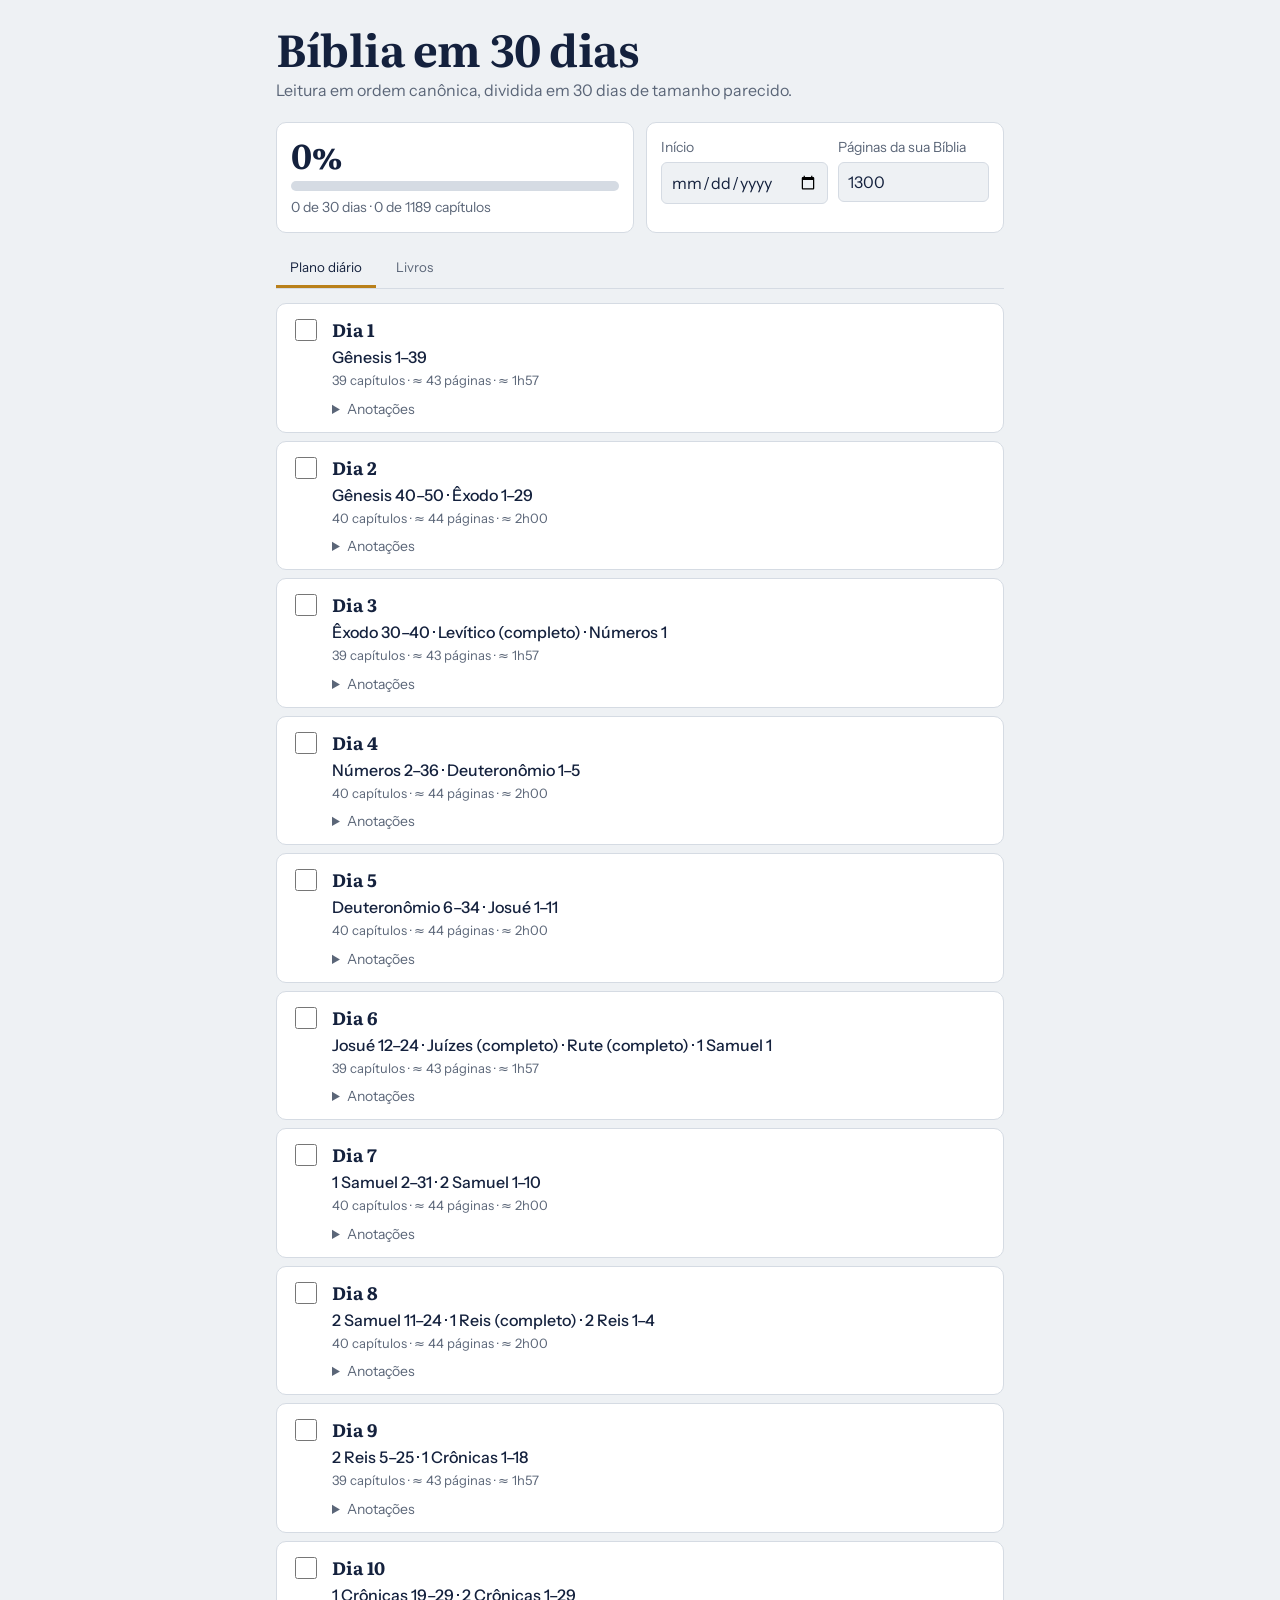
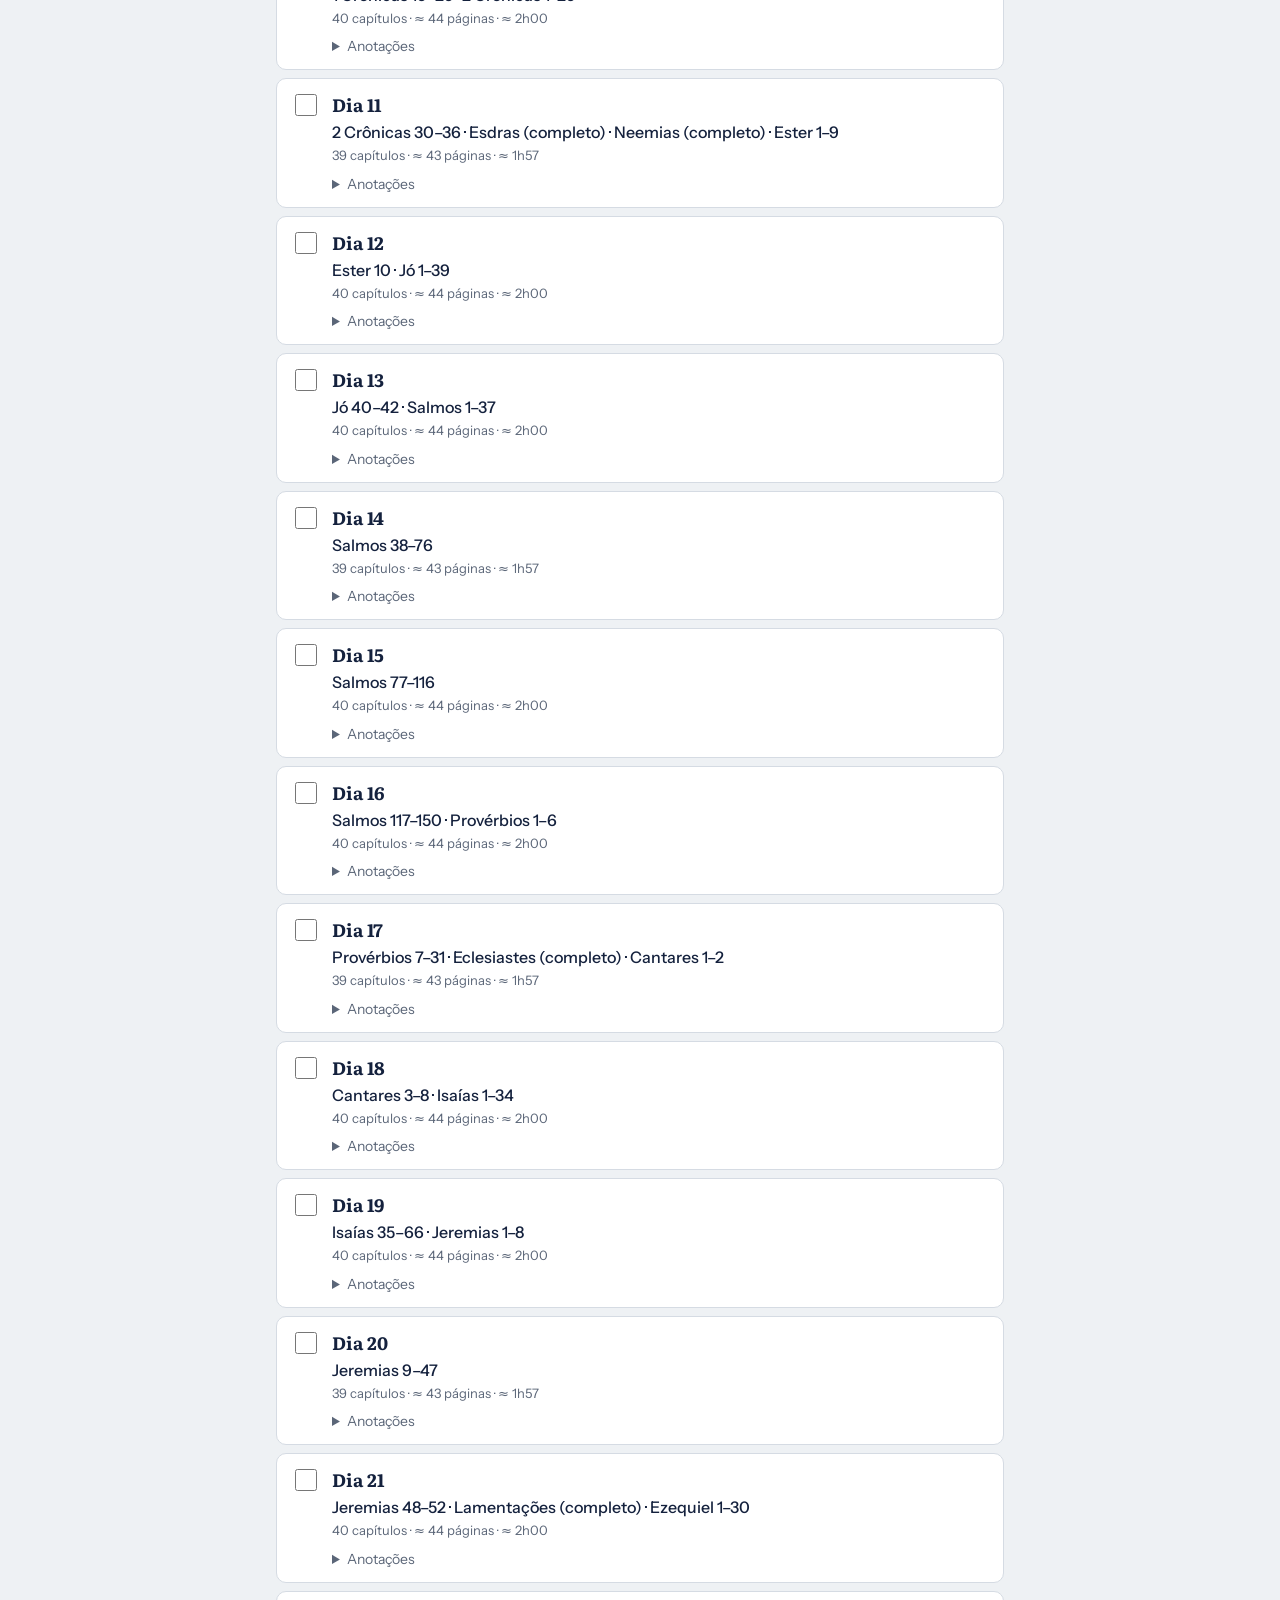
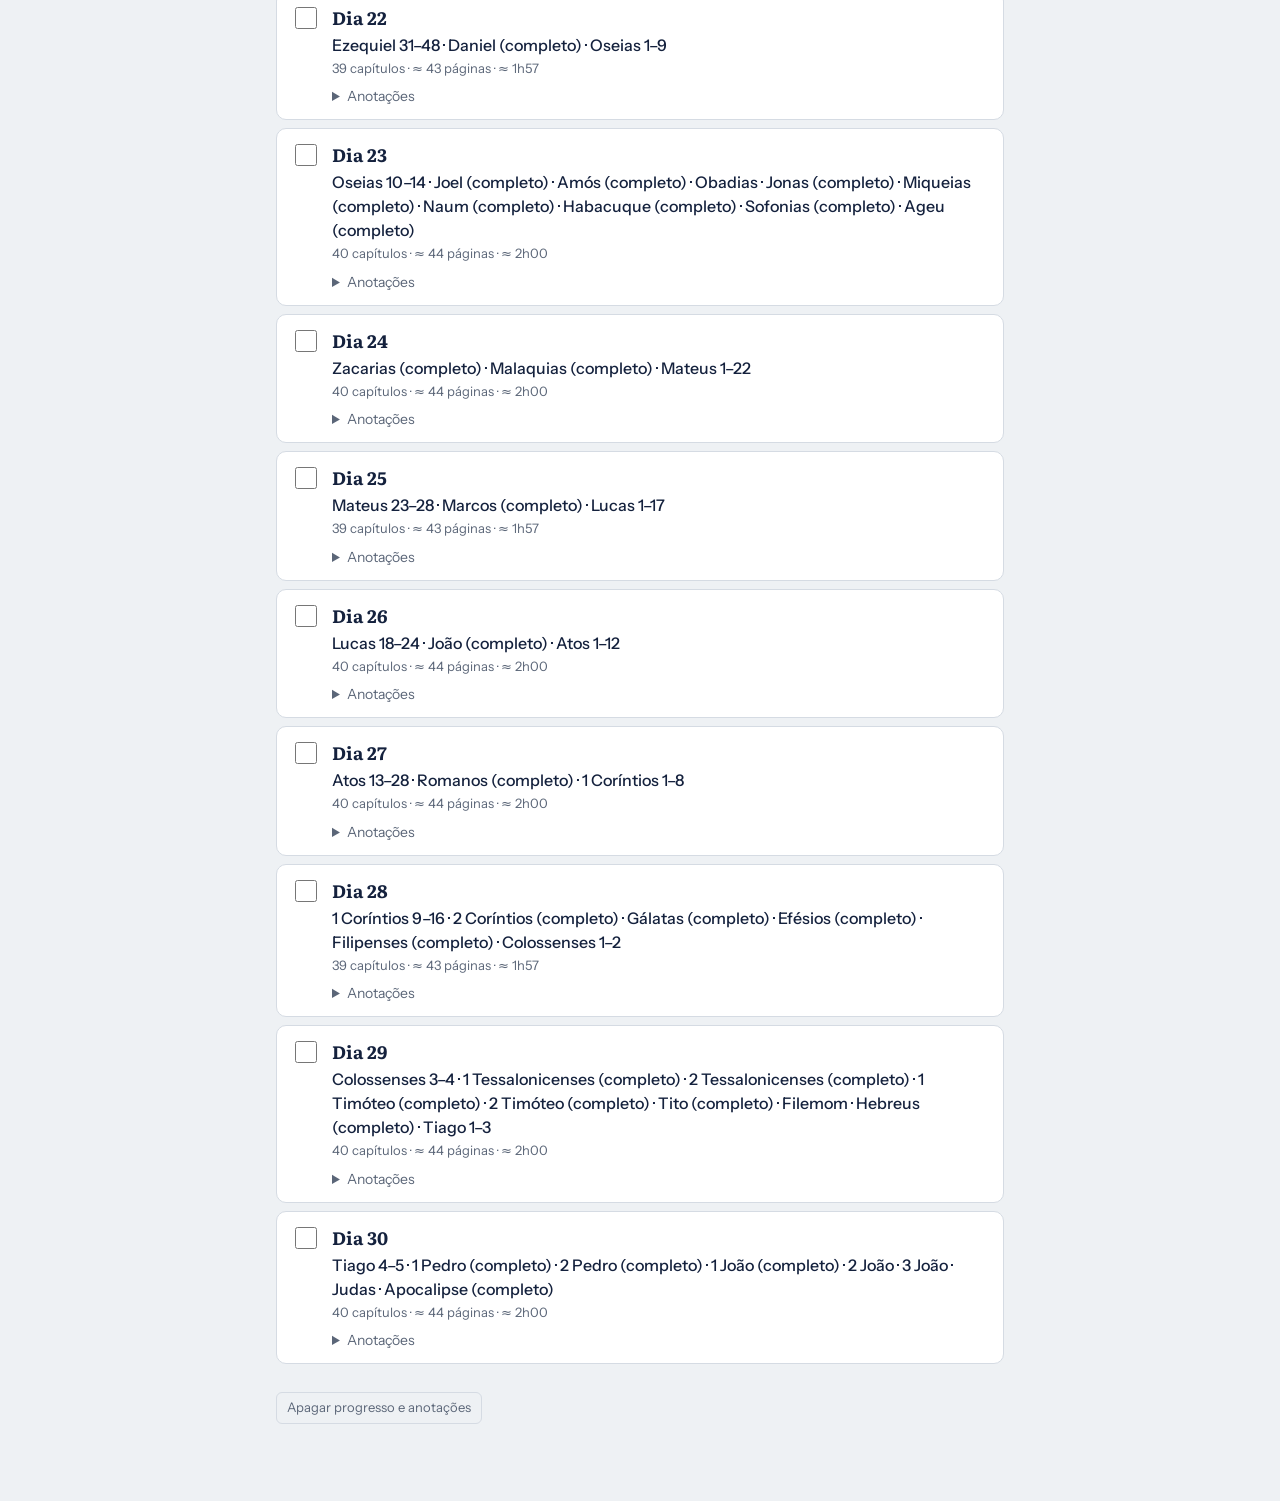
<file: index.html>
<!DOCTYPE html>
<html lang="pt-BR">
<head>
<meta charset="utf-8">
<meta name="viewport" content="width=device-width, initial-scale=1, viewport-fit=cover">
<title>Bíblia em 30 dias</title>
<link rel="preconnect" href="https://fonts.googleapis.com">
<link href="https://fonts.googleapis.com/css2?family=Literata:opsz,wght@7..72,500;7..72,700&family=Instrument+Sans:wght@400;500;600&display=swap" rel="stylesheet">
<link rel="stylesheet" href="style.css">
</head>
<body>
<main>
<h1>Bíblia em 30 dias</h1>
<p class="sub">Leitura em ordem canônica, dividida em 30 dias de tamanho parecido.</p>
<section class="top">
  <div class="box"><div class="big" id="pct">0%</div><div class="bar"><i id="fill"></i></div><div class="stat" id="stat"></div></div>
  <div class="box cfg">
    <div><label for="start">Início</label><input type="date" id="start"></div>
    <div><label for="pages">Páginas da sua Bíblia</label><input type="number" id="pages" min="300" max="4000" value="1300"></div>
  </div>
</section>
<div id="pace"></div>
<div class="tabs" role="tablist">
  <button role="tab" id="t1" aria-selected="true">Plano diário</button>
  <button role="tab" id="t2" aria-selected="false">Livros</button>
</div>
<section id="plan"></section>
<section id="books" hidden></section>
<p class="rst"><button id="reset">Apagar progresso e anotações</button></p>
</main>
<script src="script.js"></script>
</body>
</html>
</file>
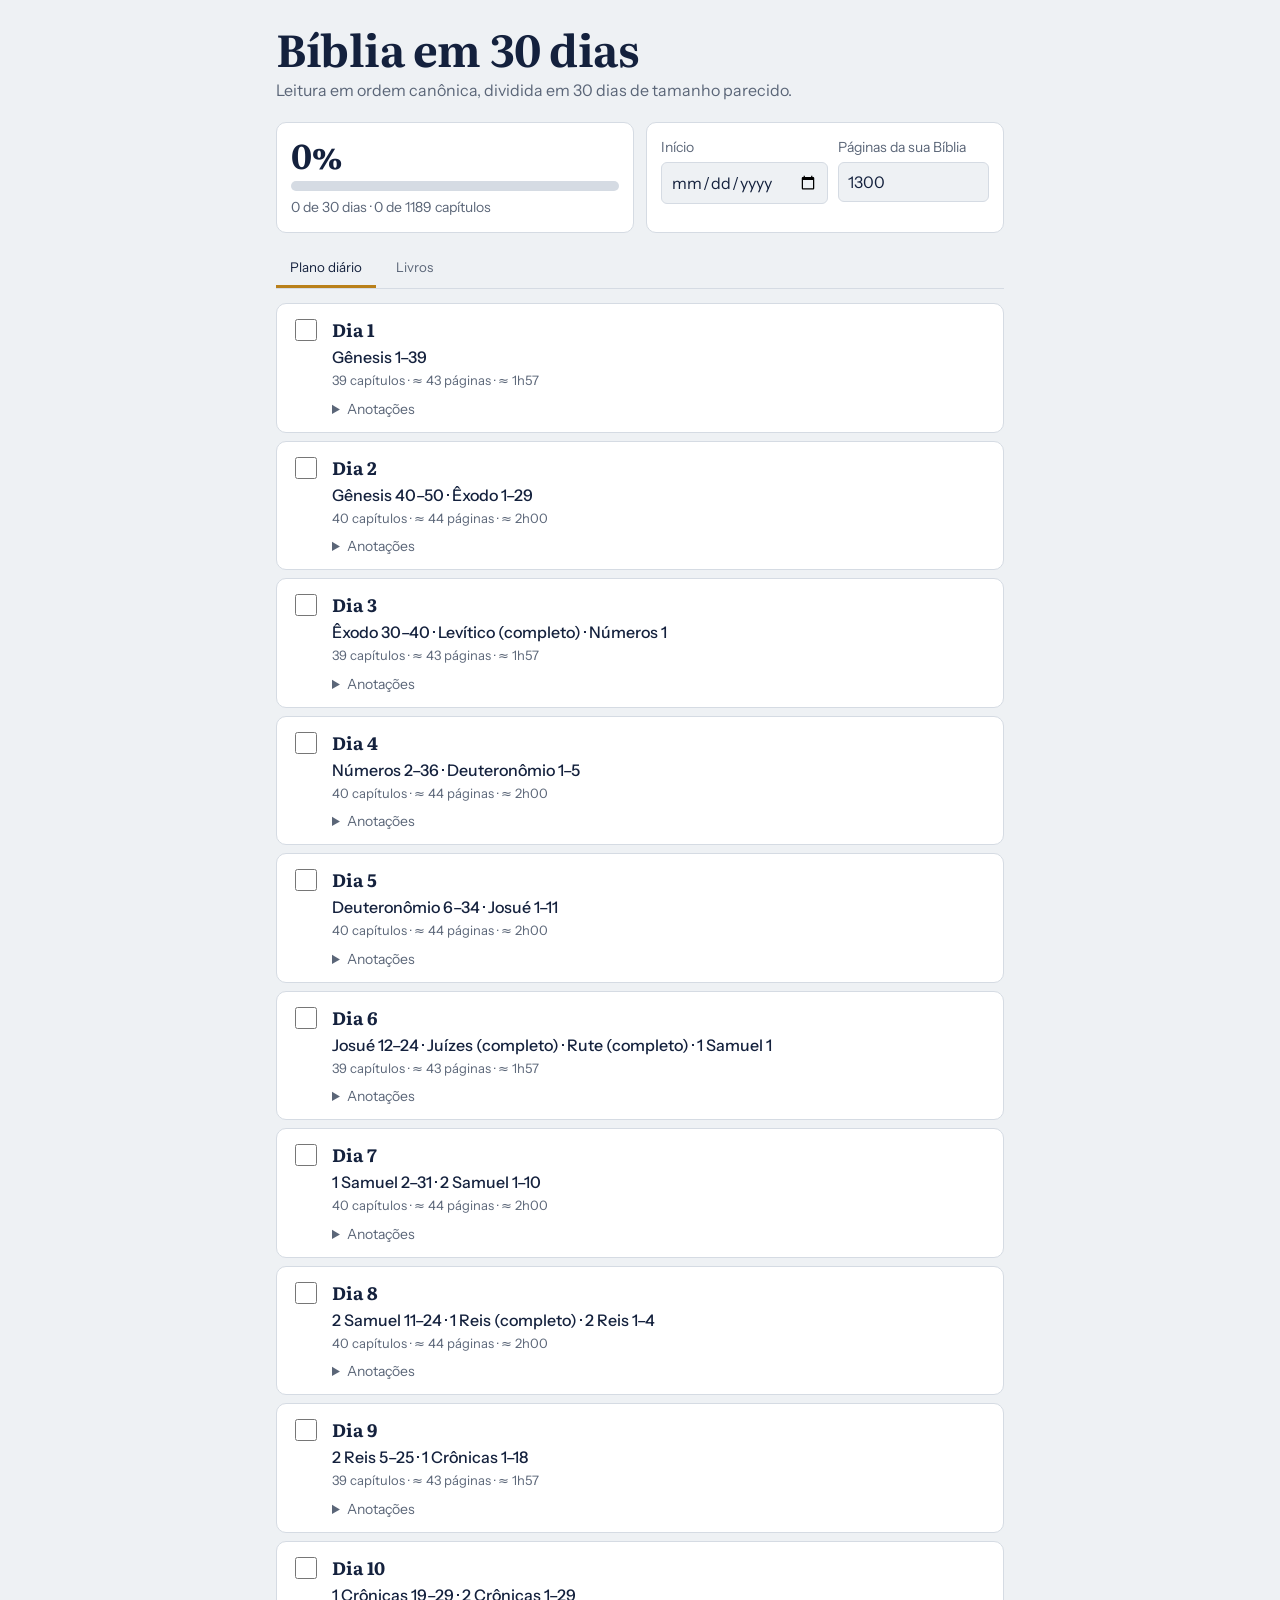
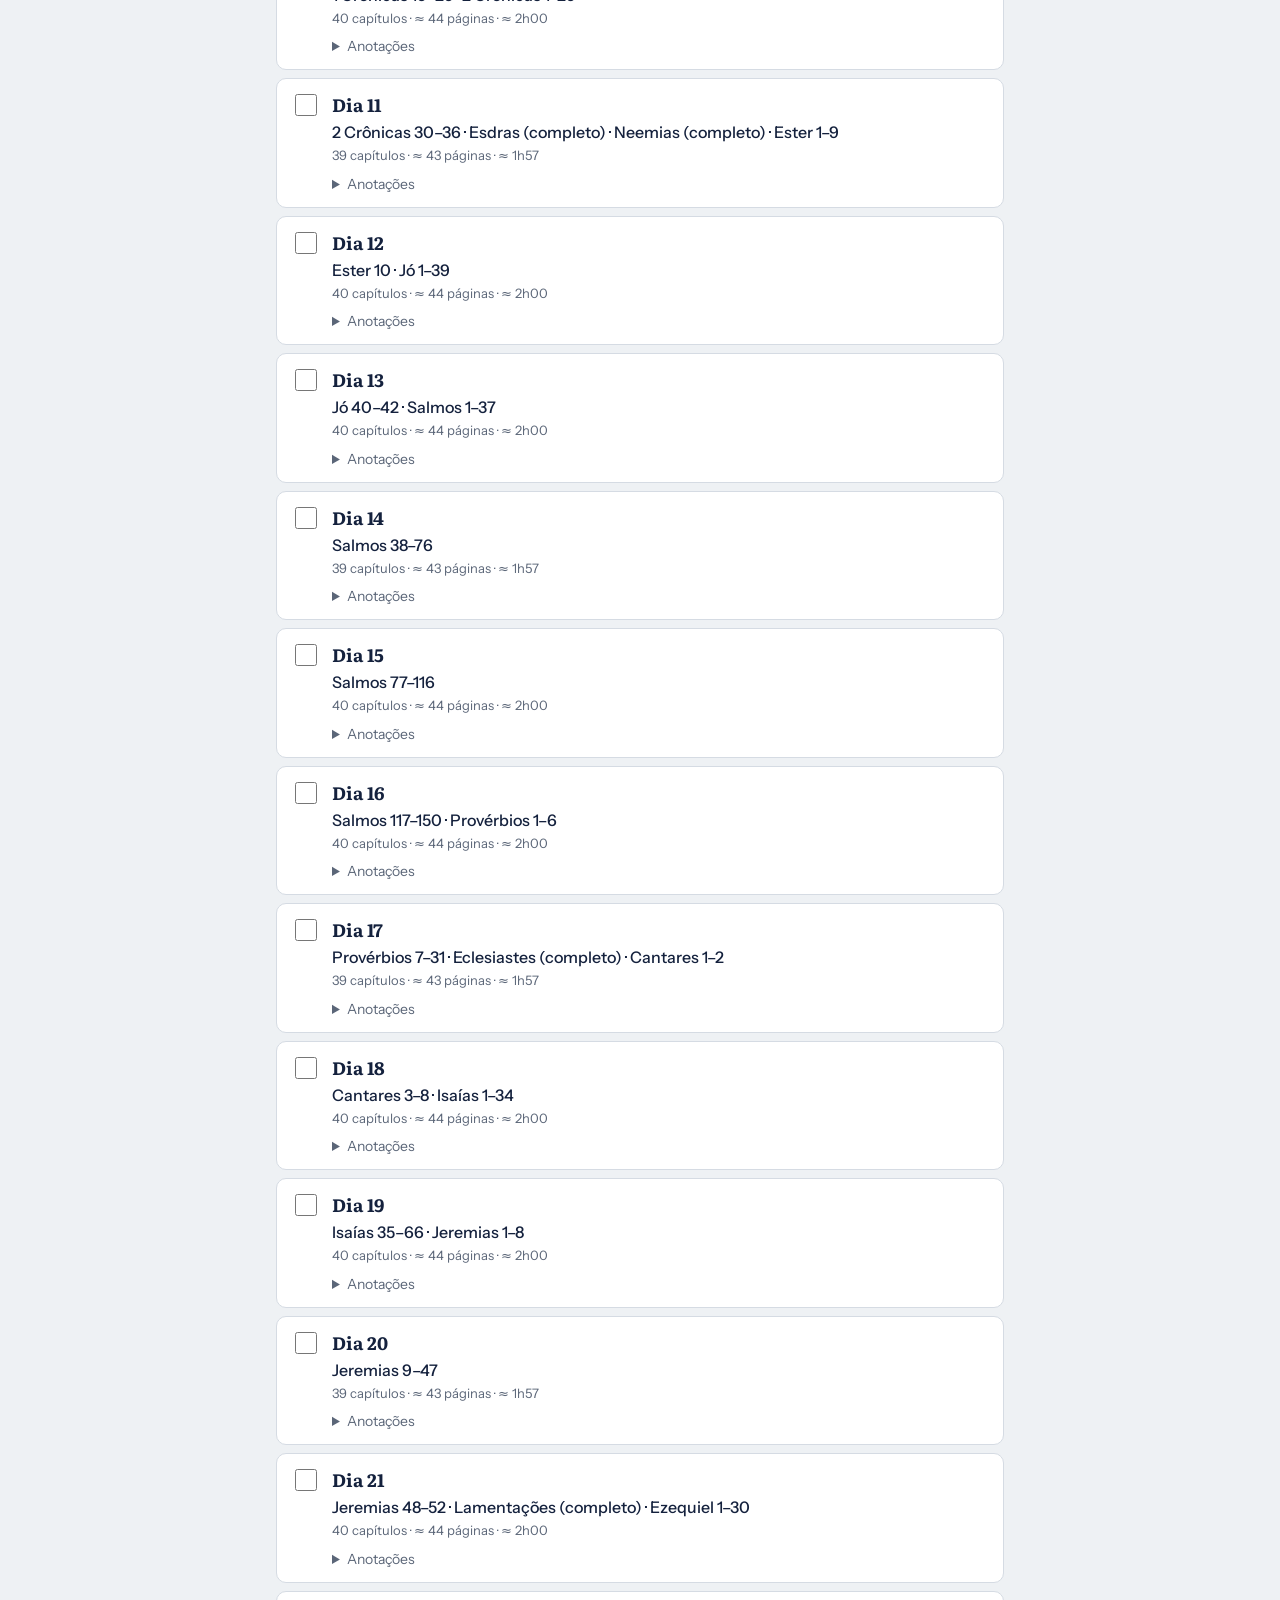
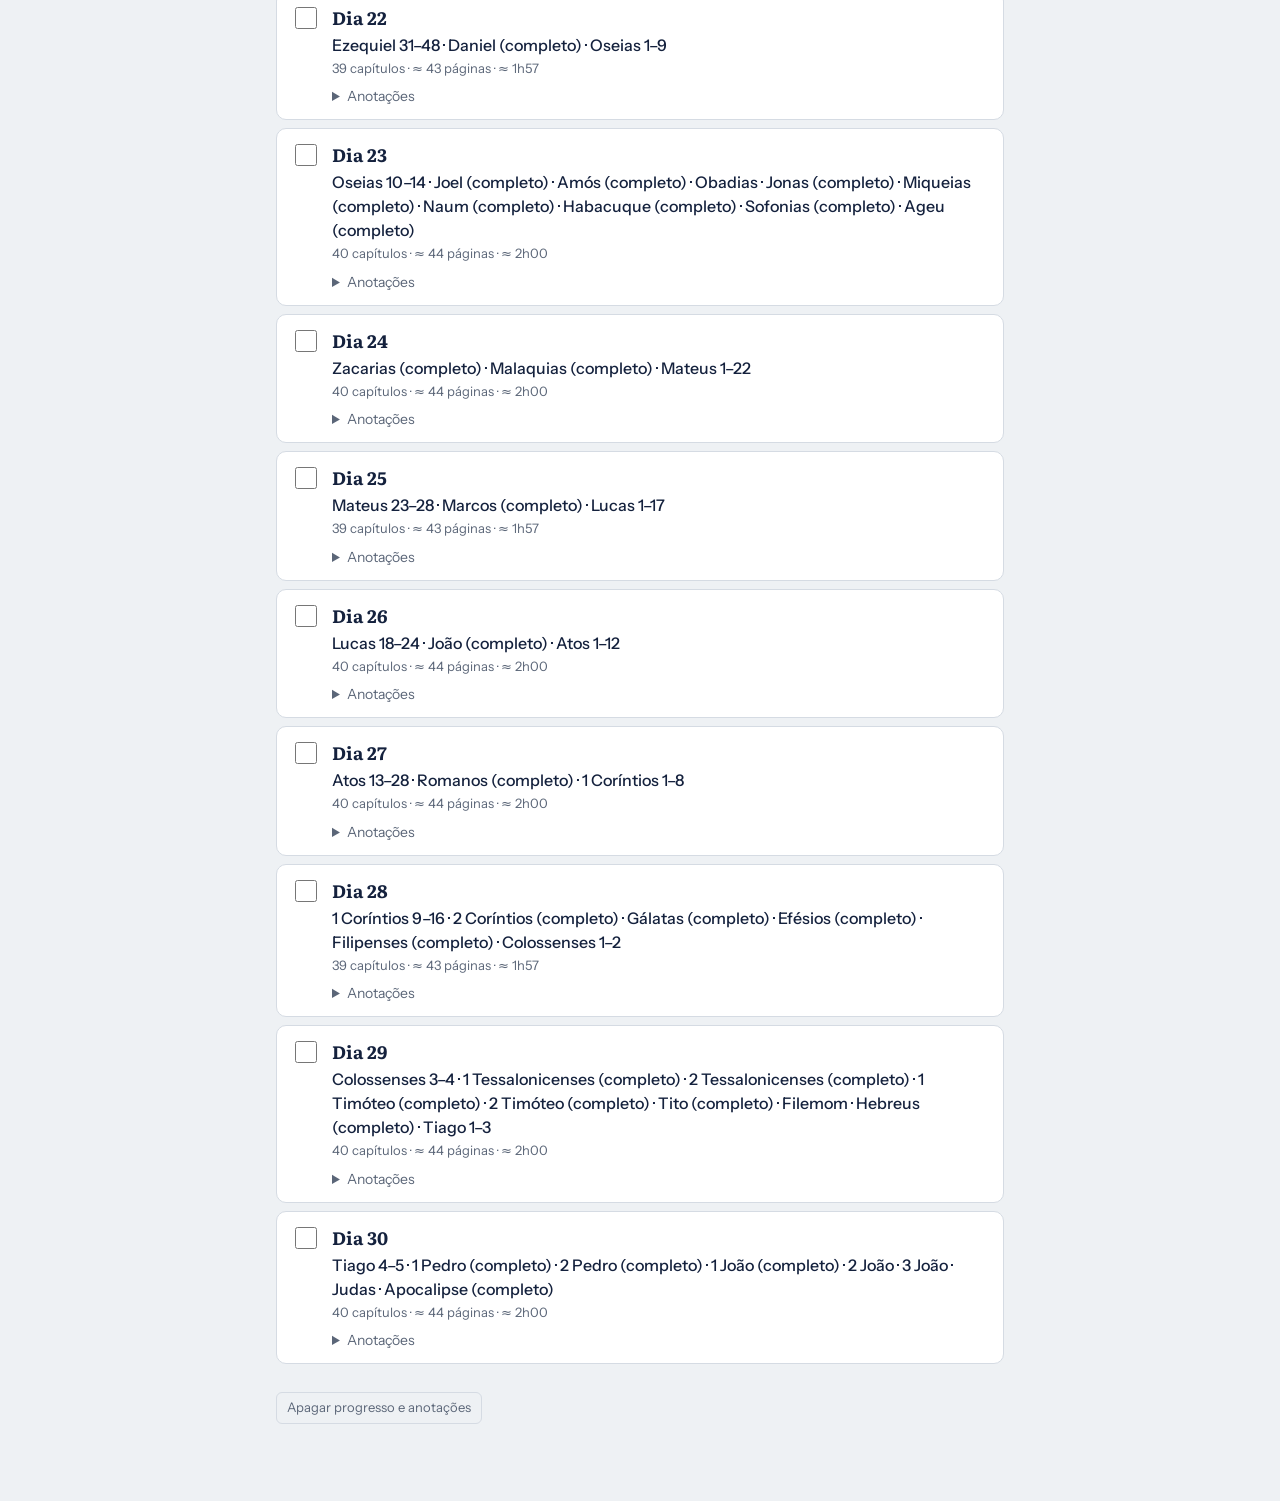
<file: biblia-30-dias.html>
<!DOCTYPE html>
<html lang="pt-BR">
<head>
<meta charset="utf-8">
<meta name="viewport" content="width=device-width, initial-scale=1, viewport-fit=cover">
<title>Bíblia em 30 dias</title>
<link rel="preconnect" href="https://fonts.googleapis.com">
<link href="https://fonts.googleapis.com/css2?family=Literata:opsz,wght@7..72,500;7..72,700&family=Instrument+Sans:wght@400;500;600&display=swap" rel="stylesheet">
<style>
:root{--bg:#eef1f4;--panel:#fff;--ink:#14213d;--mute:#5b6678;--line:#d5dbe3;--gold:#b9801a;--ok:#2e6b4f;--okbg:#e2f0e8;--hl:#fff6df;
box-sizing:border-box;padding-top:env(safe-area-inset-top,0px);padding-bottom:env(safe-area-inset-bottom,0px);color-scheme:light}
@media (prefers-color-scheme:dark){:root:not([data-theme="light"]){--bg:#0f1524;--panel:#182036;--ink:#e8ecf4;--mute:#9aa6bd;--line:#2b3550;--gold:#e0a93f;--ok:#6fc79a;--okbg:#1b3329;--hl:#2d2814;color-scheme:dark}}
:root[data-theme="dark"]{--bg:#0f1524;--panel:#182036;--ink:#e8ecf4;--mute:#9aa6bd;--line:#2b3550;--gold:#e0a93f;--ok:#6fc79a;--okbg:#1b3329;--hl:#2d2814;color-scheme:dark}
html{scroll-padding-top:env(safe-area-inset-top,0px)}
*,*::before,*::after{box-sizing:border-box}
body{margin:0;background:var(--bg);color:var(--ink);font:400 16px/1.5 "Instrument Sans",system-ui,sans-serif}
main{max-width:760px;margin:0 auto;padding:24px 16px 64px}
h1{font:700 clamp(30px,7vw,44px)/1.1 Literata,Georgia,serif;margin:0 0 6px;letter-spacing:-.01em}
.sub{color:var(--mute);margin:0 0 20px}
.top{display:grid;grid-template-columns:1fr 1fr;gap:12px;margin-bottom:16px}
@media(max-width:520px){.top{grid-template-columns:1fr}}
.box{background:var(--panel);border:1px solid var(--line);border-radius:10px;padding:14px}
.big{font:700 34px/1 Literata,Georgia,serif}
.bar{height:10px;background:var(--line);border-radius:5px;overflow:hidden;margin:10px 0 6px}
.bar i{display:block;height:100%;background:var(--gold);width:0;transition:width .4s}
.stat{color:var(--mute);font-size:14px}
label{font-size:14px;color:var(--mute);display:block;margin-bottom:4px}
input[type=number],input[type=date],textarea{font:inherit;color:var(--ink);background:var(--bg);border:1px solid var(--line);border-radius:6px;padding:7px 9px;width:100%}
.cfg{display:grid;grid-template-columns:1fr 1fr;gap:10px}
.msg{background:var(--hl);border:1px solid var(--gold);border-radius:10px;padding:12px 14px;margin-bottom:16px;font-size:15px}
.tabs{display:flex;gap:6px;margin:8px 0 14px;border-bottom:1px solid var(--line)}
.tabs button{font:600 15px inherit;font-family:inherit;background:none;border:0;border-bottom:3px solid transparent;padding:10px 14px;color:var(--mute);cursor:pointer}
.tabs button[aria-selected=true]{color:var(--ink);border-bottom-color:var(--gold)}
button:focus-visible,input:focus-visible,textarea:focus-visible,summary:focus-visible{outline:2px solid var(--gold);outline-offset:2px}
.day{background:var(--panel);border:1px solid var(--line);border-radius:10px;margin-bottom:8px;padding:12px 14px}
.day.done{background:var(--okbg);border-color:var(--ok)}
.day.today{border-color:var(--gold);border-width:2px}
.row{display:flex;gap:12px;align-items:flex-start}
.row input[type=checkbox]{width:22px;height:22px;margin-top:3px;accent-color:var(--ok);flex:none}
.dn{font:700 18px Literata,Georgia,serif}
.tag{font-size:12px;color:var(--gold);font-weight:600;margin-left:6px}
.segs{margin:2px 0;font-weight:500}
.meta{font-size:13px;color:var(--mute)}
details{margin-top:8px}
summary{cursor:pointer;font-size:14px;color:var(--mute)}
textarea{margin-top:6px;min-height:70px;resize:vertical}
.chips{display:flex;flex-wrap:wrap;gap:6px;margin-bottom:14px}
.chips button{font:500 14px inherit;font-family:inherit;border:1px solid var(--line);background:var(--panel);color:var(--ink);border-radius:999px;padding:6px 12px;cursor:pointer}
.chips button[aria-pressed=true]{background:var(--ink);color:var(--bg);border-color:var(--ink)}
.cat{font:700 18px Literata,Georgia,serif;margin:18px 0 6px}
.book{display:grid;grid-template-columns:1fr auto;gap:2px 12px;padding:9px 0;border-bottom:1px solid var(--line)}
.book .meta{grid-column:1}
.book .cnt{grid-row:1;grid-column:2;font-weight:600;text-align:right}
.book .mini{grid-column:1/3;height:5px;background:var(--line);border-radius:3px;overflow:hidden}
.book .mini i{display:block;height:100%;background:var(--ok)}
.rst{margin-top:28px;font-size:13px;color:var(--mute)}
.rst button{font:inherit;color:var(--mute);background:none;border:1px solid var(--line);border-radius:6px;padding:5px 10px;cursor:pointer}
</style>
</head>
<body>
<main>
<h1>Bíblia em 30 dias</h1>
<p class="sub">Leitura em ordem canônica, dividida em 30 dias de tamanho parecido.</p>
<section class="top">
  <div class="box"><div class="big" id="pct">0%</div><div class="bar"><i id="fill"></i></div><div class="stat" id="stat"></div></div>
  <div class="box cfg">
    <div><label for="start">Início</label><input type="date" id="start"></div>
    <div><label for="pages">Páginas da sua Bíblia</label><input type="number" id="pages" min="300" max="4000" value="1300"></div>
  </div>
</section>
<div id="pace"></div>
<div class="tabs" role="tablist">
  <button role="tab" id="t1" aria-selected="true">Plano diário</button>
  <button role="tab" id="t2" aria-selected="false">Livros</button>
</div>
<section id="plan"></section>
<section id="books" hidden></section>
<p class="rst"><button id="reset">Apagar progresso e anotações</button></p>
</main>
<script>
const CATS=["Lei","Históricos","Poesia e sabedoria","Profetas","Evangelhos e Atos","Cartas e Apocalipse"];
const B=[["Gênesis",50,0],["Êxodo",40,0],["Levítico",27,0],["Números",36,0],["Deuteronômio",34,0],
["Josué",24,1],["Juízes",21,1],["Rute",4,1],["1 Samuel",31,1],["2 Samuel",24,1],["1 Reis",22,1],["2 Reis",25,1],["1 Crônicas",29,1],["2 Crônicas",36,1],["Esdras",10,1],["Neemias",13,1],["Ester",10,1],
["Jó",42,2],["Salmos",150,2],["Provérbios",31,2],["Eclesiastes",12,2],["Cantares",8,2],
["Isaías",66,3],["Jeremias",52,3],["Lamentações",5,3],["Ezequiel",48,3],["Daniel",12,3],["Oseias",14,3],["Joel",3,3],["Amós",9,3],["Obadias",1,3],["Jonas",4,3],["Miqueias",7,3],["Naum",3,3],["Habacuque",3,3],["Sofonias",3,3],["Ageu",2,3],["Zacarias",14,3],["Malaquias",4,3],
["Mateus",28,4],["Marcos",16,4],["Lucas",24,4],["João",21,4],["Atos",28,4],
["Romanos",16,5],["1 Coríntios",16,5],["2 Coríntios",13,5],["Gálatas",6,5],["Efésios",6,5],["Filipenses",4,5],["Colossenses",4,5],["1 Tessalonicenses",5,5],["2 Tessalonicenses",3,5],["1 Timóteo",6,5],["2 Timóteo",4,5],["Tito",3,5],["Filemom",1,5],["Hebreus",13,5],["Tiago",5,5],["1 Pedro",5,5],["2 Pedro",3,5],["1 João",5,5],["2 João",1,5],["3 João",1,5],["Judas",1,5],["Apocalipse",22,5]];
const TOTAL=B.reduce((s,b)=>s+b[1],0),DAYS=30,MIN_CH=3;
let off=0;const OFF=B.map(b=>{const o=off;off+=b[1];return o});
const dayRange=d=>[Math.floor((d-1)*TOTAL/DAYS),Math.floor(d*TOTAL/DAYS)];
function segs(d){const [s,e]=dayRange(d),out=[];
  B.forEach((b,i)=>{const a=Math.max(s,OFF[i]),z=Math.min(e,OFF[i]+b[1]);
    if(z>a){const n=z-a,from=a-OFF[i]+1,to=z-OFF[i];
      out.push({i,n,t:n===b[1]?b[0]+(b[1]>1?" (completo)":""):from===to?b[0]+" "+from:b[0]+" "+from+"–"+to})}});
  return out}
const DS=Array.from({length:DAYS},(_,k)=>segs(k+1));
let S={done:{},notes:{},start:"",pages:1300};
try{const r=localStorage.getItem("biblia30");if(r)S=Object.assign(S,JSON.parse(r))}catch(e){}
const save=()=>{try{localStorage.setItem("biblia30",JSON.stringify(S))}catch(e){}};
const $=id=>document.getElementById(id);
const esc=s=>s.replace(/[&<>"]/g,c=>({"&":"&amp;","<":"&lt;",">":"&gt;",'"':"&quot;"}[c]));
const pgs=n=>Math.max(1,Math.round(n*S.pages/TOTAL));
const tm=n=>{const m=n*MIN_CH,h=Math.floor(m/60);return h?h+"h"+String(Math.round(m%60)).padStart(2,"0"):Math.round(m)+" min"};
const dayCh=d=>dayRange(d)[1]-dayRange(d)[0];
function todayN(){if(!S.start)return 0;const a=new Date(S.start+"T00:00:00"),n=new Date();n.setHours(0,0,0,0);return Math.floor((n-a)/864e5)+1}
function render(){
  let readCh=0,doneN=0;
  for(let d=1;d<=DAYS;d++)if(S.done[d]){doneN++;readCh+=dayCh(d)}
  const p=Math.round(readCh/TOTAL*100);
  $("pct").textContent=p+"%";$("fill").style.width=p+"%";
  $("stat").textContent=doneN+" de "+DAYS+" dias · "+readCh+" de "+TOTAL+" capítulos";
  const tn=todayN(),left=TOTAL-readCh;let pace="";
  if(left===0)pace="Leitura completa. Parabéns!";
  else if(tn>=1&&tn<=DAYS){const late=[...Array(tn-1)].filter((_,k)=>!S.done[k+1]).length,rem=DAYS-tn+1;
    pace=late>0?"Você está com "+late+" dia"+(late>1?"s":"")+" em atraso. Para terminar no dia 30, leia cerca de "+Math.ceil(left/rem)+" capítulos por dia (≈ "+tm(Math.ceil(left/rem))+").":"Você está em dia. Hoje é o dia "+tn+": "+DS[tn-1].map(s=>s.t).join(", ")+"."}
  else if(tn>DAYS)pace="O prazo de 30 dias passou. Faltam "+left+" capítulos.";
  $("pace").innerHTML=pace?'<div class="msg">'+pace+"</div>":"";
  $("plan").innerHTML=DS.map((sg,k)=>{const d=k+1,n=dayCh(d),open=S.notes[d]?" open":"";
    return '<div class="day'+(S.done[d]?" done":"")+(d===tn?" today":"")+'"><div class="row"><input type="checkbox" data-d="'+d+'" id="c'+d+'" aria-label="Marcar dia '+d+' como lido"'+(S.done[d]?" checked":"")+'><div style="flex:1"><label for="c'+d+'" style="margin:0;color:inherit"><span class="dn">Dia '+d+'</span>'+(d===tn?'<span class="tag">hoje</span>':"")+'</label><div class="segs">'+sg.map(s=>s.t).join(" · ")+'</div><div class="meta">'+n+" capítulos · ≈ "+pgs(n)+" páginas · ≈ "+tm(n)+'</div><details'+open+'><summary>Anotações</summary><textarea data-n="'+d+'" placeholder="O que chamou sua atenção hoje?">'+esc(S.notes[d]||"")+"</textarea></details></div></div></div>"}).join("");
  renderBooks()}
let filt=-1;
function renderBooks(){
  const rd=B.map(()=>0);
  for(let d=1;d<=DAYS;d++)if(S.done[d])DS[d-1].forEach(s=>rd[s.i]+=s.n);
  let h='<div class="chips"><button data-f="-1" aria-pressed="'+(filt===-1)+'">Todos</button>'+CATS.map((c,i)=>'<button data-f="'+i+'" aria-pressed="'+(filt===i)+'">'+c+"</button>").join("")+"</div>";
  CATS.forEach((c,ci)=>{if(filt!==-1&&filt!==ci)return;
    const bs=B.map((b,i)=>[b,i]).filter(x=>x[0][2]===ci),tc=bs.reduce((s,x)=>s+x[0][1],0),rc=bs.reduce((s,x)=>s+rd[x[1]],0);
    h+='<div class="cat">'+c+' <span class="meta">'+rc+" de "+tc+" capítulos</span></div>";
    bs.forEach(([b,i])=>{h+='<div class="book"><div><strong>'+b[0]+'</strong></div><div class="cnt">'+rd[i]+"/"+b[1]+'</div><div class="meta">'+b[1]+" capítulo"+(b[1]>1?"s":"")+" · ≈ "+pgs(b[1])+" página"+(pgs(b[1])>1?"s":"")+'</div><div class="mini"><i style="width:'+Math.round(rd[i]/b[1]*100)+'%"></i></div></div>'})});
  $("books").innerHTML=h}
$("plan").addEventListener("change",e=>{const d=e.target.dataset.d;if(d){S.done[d]=e.target.checked||undefined;if(!e.target.checked)delete S.done[d];save();render()}});
$("plan").addEventListener("input",e=>{const d=e.target.dataset.n;if(d){S.notes[d]=e.target.value;save()}});
$("books").addEventListener("click",e=>{const f=e.target.dataset.f;if(f!==undefined){filt=+f;renderBooks()}});
function tab(n){$("plan").hidden=n!==1;$("books").hidden=n!==2;$("t1").setAttribute("aria-selected",n===1);$("t2").setAttribute("aria-selected",n===2)}
$("t1").onclick=()=>tab(1);$("t2").onclick=()=>tab(2);
$("start").value=S.start;$("pages").value=S.pages;
$("start").onchange=e=>{S.start=e.target.value;save();render()};
$("pages").onchange=e=>{S.pages=Math.min(4000,Math.max(300,+e.target.value||1300));e.target.value=S.pages;save();render()};
$("reset").onclick=()=>{if(confirm("Apagar todo o progresso e as anotações?")){S={done:{},notes:{},start:"",pages:1300};save();$("start").value="";$("pages").value=1300;render()}};
render();
</script>
</body>
</html>
</file>
<file: style.css>
:root{--bg:#eef1f4;--panel:#fff;--ink:#14213d;--mute:#5b6678;--line:#d5dbe3;--gold:#b9801a;--ok:#2e6b4f;--okbg:#e2f0e8;--hl:#fff6df;
box-sizing:border-box;padding-top:env(safe-area-inset-top,0px);padding-bottom:env(safe-area-inset-bottom,0px);color-scheme:light}
@media (prefers-color-scheme:dark){:root:not([data-theme="light"]){--bg:#0f1524;--panel:#182036;--ink:#e8ecf4;--mute:#9aa6bd;--line:#2b3550;--gold:#e0a93f;--ok:#6fc79a;--okbg:#1b3329;--hl:#2d2814;color-scheme:dark}}
:root[data-theme="dark"]{--bg:#0f1524;--panel:#182036;--ink:#e8ecf4;--mute:#9aa6bd;--line:#2b3550;--gold:#e0a93f;--ok:#6fc79a;--okbg:#1b3329;--hl:#2d2814;color-scheme:dark}
html{scroll-padding-top:env(safe-area-inset-top,0px)}
*,*::before,*::after{box-sizing:border-box}
body{margin:0;background:var(--bg);color:var(--ink);font:400 16px/1.5 "Instrument Sans",system-ui,sans-serif}
main{max-width:760px;margin:0 auto;padding:24px 16px 64px}
h1{font:700 clamp(30px,7vw,44px)/1.1 Literata,Georgia,serif;margin:0 0 6px;letter-spacing:-.01em}
.sub{color:var(--mute);margin:0 0 20px}
.top{display:grid;grid-template-columns:1fr 1fr;gap:12px;margin-bottom:16px}
@media(max-width:520px){.top{grid-template-columns:1fr}}
.box{background:var(--panel);border:1px solid var(--line);border-radius:10px;padding:14px}
.big{font:700 34px/1 Literata,Georgia,serif}
.bar{height:10px;background:var(--line);border-radius:5px;overflow:hidden;margin:10px 0 6px}
.bar i{display:block;height:100%;background:var(--gold);width:0;transition:width .4s}
.stat{color:var(--mute);font-size:14px}
label{font-size:14px;color:var(--mute);display:block;margin-bottom:4px}
input[type=number],input[type=date],textarea{font:inherit;color:var(--ink);background:var(--bg);border:1px solid var(--line);border-radius:6px;padding:7px 9px;width:100%}
.cfg{display:grid;grid-template-columns:1fr 1fr;gap:10px}
.msg{background:var(--hl);border:1px solid var(--gold);border-radius:10px;padding:12px 14px;margin-bottom:16px;font-size:15px}
.tabs{display:flex;gap:6px;margin:8px 0 14px;border-bottom:1px solid var(--line)}
.tabs button{font:600 15px inherit;font-family:inherit;background:none;border:0;border-bottom:3px solid transparent;padding:10px 14px;color:var(--mute);cursor:pointer}
.tabs button[aria-selected=true]{color:var(--ink);border-bottom-color:var(--gold)}
button:focus-visible,input:focus-visible,textarea:focus-visible,summary:focus-visible{outline:2px solid var(--gold);outline-offset:2px}
.day{background:var(--panel);border:1px solid var(--line);border-radius:10px;margin-bottom:8px;padding:12px 14px}
.day.done{background:var(--okbg);border-color:var(--ok)}
.day.today{border-color:var(--gold);border-width:2px}
.row{display:flex;gap:12px;align-items:flex-start}
.row input[type=checkbox]{width:22px;height:22px;margin-top:3px;accent-color:var(--ok);flex:none}
.dn{font:700 18px Literata,Georgia,serif}
.tag{font-size:12px;color:var(--gold);font-weight:600;margin-left:6px}
.segs{margin:2px 0;font-weight:500}
.meta{font-size:13px;color:var(--mute)}
details{margin-top:8px}
summary{cursor:pointer;font-size:14px;color:var(--mute)}
textarea{margin-top:6px;min-height:70px;resize:vertical}
.chips{display:flex;flex-wrap:wrap;gap:6px;margin-bottom:14px}
.chips button{font:500 14px inherit;font-family:inherit;border:1px solid var(--line);background:var(--panel);color:var(--ink);border-radius:999px;padding:6px 12px;cursor:pointer}
.chips button[aria-pressed=true]{background:var(--ink);color:var(--bg);border-color:var(--ink)}
.cat{font:700 18px Literata,Georgia,serif;margin:18px 0 6px}
.book{display:grid;grid-template-columns:1fr auto;gap:2px 12px;padding:9px 0;border-bottom:1px solid var(--line)}
.book .meta{grid-column:1}
.book .cnt{grid-row:1;grid-column:2;font-weight:600;text-align:right}
.book .mini{grid-column:1/3;height:5px;background:var(--line);border-radius:3px;overflow:hidden}
.book .mini i{display:block;height:100%;background:var(--ok)}
.rst{margin-top:28px;font-size:13px;color:var(--mute)}
.rst button{font:inherit;color:var(--mute);background:none;border:1px solid var(--line);border-radius:6px;padding:5px 10px;cursor:pointer}
</file>
